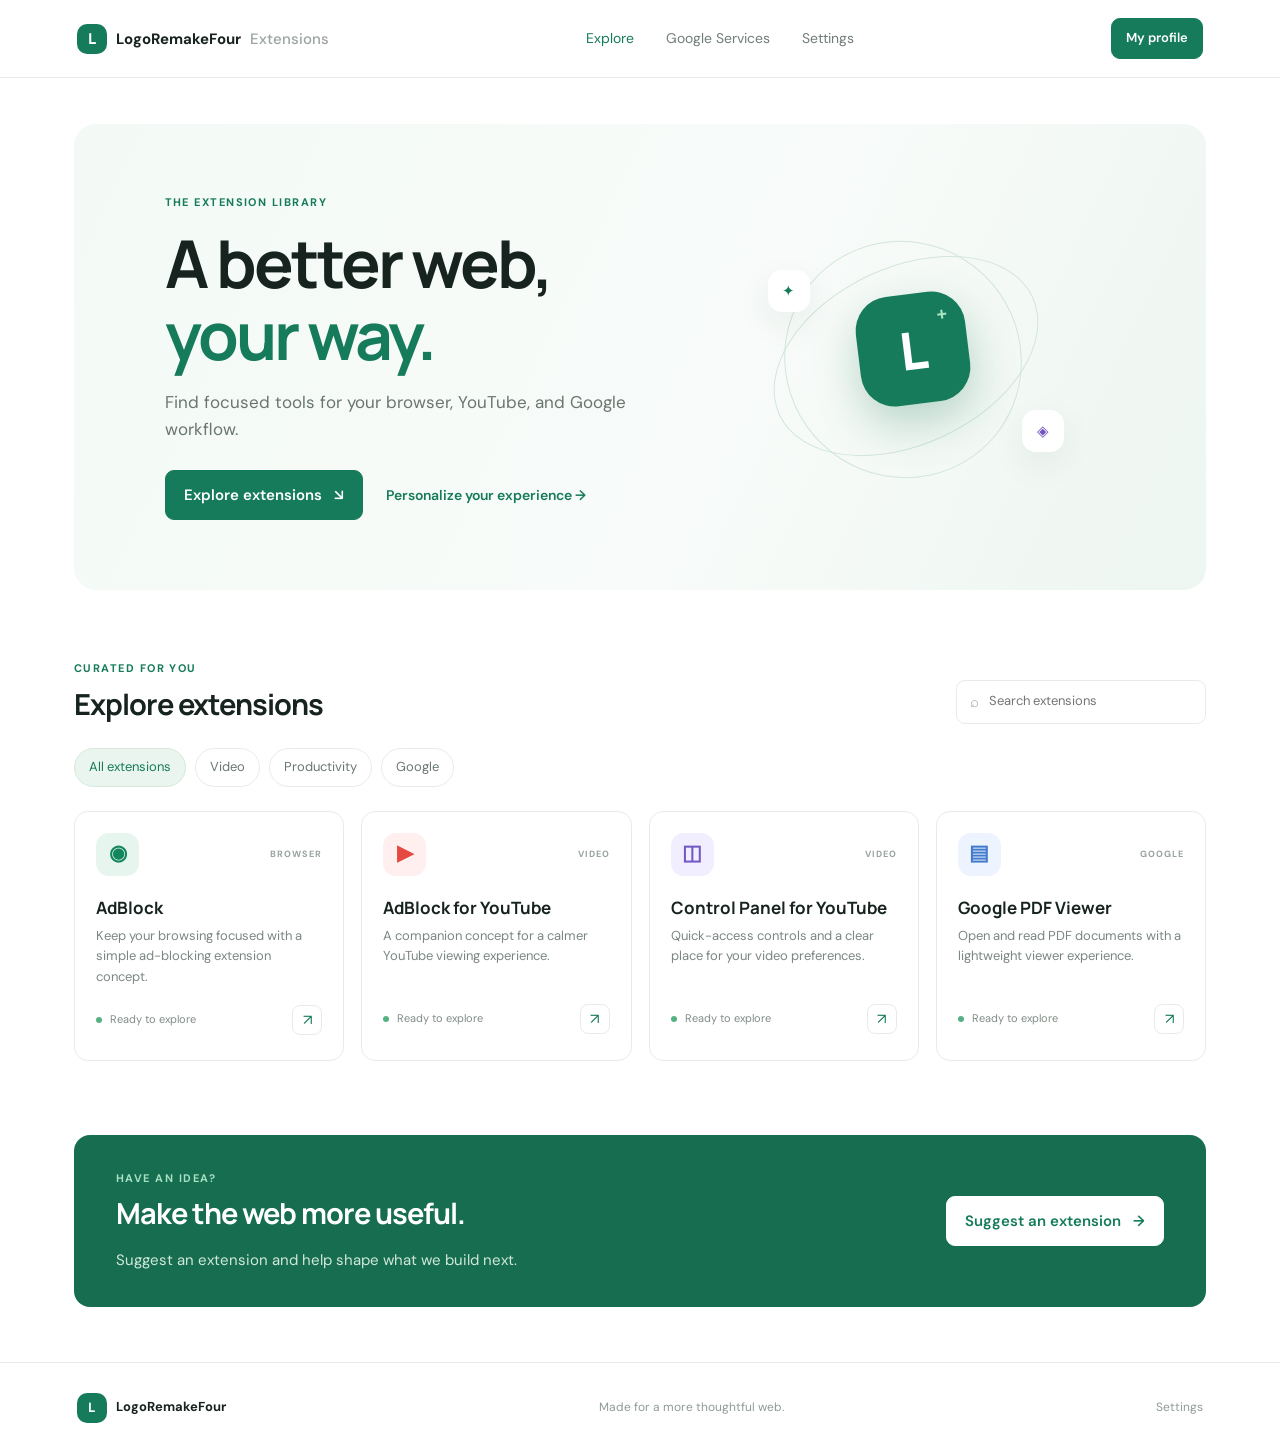
<file: index.html>
<!doctype html>
<html lang="en">
<head>
  <meta charset="utf-8">
  <meta name="viewport" content="width=device-width, initial-scale=1">
  <meta name="description" content="Discover and manage LogoRemakeFour website extensions.">
  <title>LRF Extensions — a better web, your way</title>
  <link rel="stylesheet" href="grid.css">
  <link rel="stylesheet" href="style.css">
  <script defer src="app.js"></script>
  <script defer src="index.js"></script>
</head>
<body>
  <header class="topbar"><a class="brand" href="index.html"><span class="brand-mark">L</span> LogoRemakeFour <span class="brand-muted">Extensions</span></a><nav aria-label="Main navigation"><a class="active" href="index.html" data-i18n="navHome">Explore</a><a href="google.html">Google Services</a><a href="settings.html" data-i18n="navSettings">Settings</a></nav><a class="button button-small" href="settings.html#profile" data-i18n="profile">My profile</a></header>
  <main class="container">
    <section class="hero"><div class="hero-copy"><span class="eyebrow">THE EXTENSION LIBRARY</span><h1>A better web,<br><span class="gradient-text">your way.</span></h1><p>Find focused tools for your browser, YouTube, and Google workflow.</p><div class="hero-actions"><a class="button" href="#extensions">Explore extensions <span aria-hidden="true">↘</span></a><a class="text-link" href="settings.html">Personalize your experience →</a></div></div><div class="hero-art" aria-hidden="true"><div class="orbit orbit-one"></div><div class="orbit orbit-two"></div><div class="orbit-core">L<span>+</span></div><div class="orbit-dot dot-one">✦</div><div class="orbit-dot dot-two">◈</div></div></section>
    <section class="section-heading" id="extensions"><div><span class="eyebrow">CURATED FOR YOU</span><h2>Explore extensions</h2></div><label class="search-box"><span aria-hidden="true">⌕</span><input id="extension-search" type="search" placeholder="Search extensions" aria-label="Search extensions"></label></section>
    <div class="filter-row" role="group" aria-label="Filter extensions"><button class="filter-chip selected" data-filter="all">All extensions</button><button class="filter-chip" data-filter="video">Video</button><button class="filter-chip" data-filter="productivity">Productivity</button><button class="filter-chip" data-filter="google">Google</button></div>
    <section class="extension-grid" id="extension-grid" aria-live="polite">
      <article class="extension-card" data-category="productivity" data-search="adblock ad block browsing privacy"><div class="card-top"><span class="extension-icon icon-mint">◉</span><span class="badge">BROWSER</span></div><h3>AdBlock</h3><p>Keep your browsing focused with a simple ad-blocking extension concept.</p><div class="card-bottom"><span class="status"><i></i> Ready to explore</span><a class="arrow-link" href="adblock.html" aria-label="Explore AdBlock">↗</a></div></article>
      <article class="extension-card" data-category="video" data-search="youtube adblock video control panel"><div class="card-top"><span class="extension-icon icon-red">▶</span><span class="badge">VIDEO</span></div><h3>AdBlock for YouTube</h3><p>A companion concept for a calmer YouTube viewing experience.</p><div class="card-bottom"><span class="status"><i></i> Ready to explore</span><a class="arrow-link" href="youtube.html" aria-label="Explore YouTube extensions">↗</a></div></article>
      <article class="extension-card" data-category="video" data-search="youtube control panel settings"><div class="card-top"><span class="extension-icon icon-violet">◫</span><span class="badge">VIDEO</span></div><h3>Control Panel for YouTube</h3><p>Quick-access controls and a clear place for your video preferences.</p><div class="card-bottom"><span class="status"><i></i> Ready to explore</span><a class="arrow-link" href="youtube.html#control-panel" aria-label="Explore Control Panel for YouTube">↗</a></div></article>
      <article class="extension-card" data-category="google" data-search="google pdf viewer documents"><div class="card-top"><span class="extension-icon icon-blue">▤</span><span class="badge">GOOGLE</span></div><h3>Google PDF Viewer</h3><p>Open and read PDF documents with a lightweight viewer experience.</p><div class="card-bottom"><span class="status"><i></i> Ready to explore</span><a class="arrow-link" href="google.html#pdf-viewer" aria-label="Explore Google PDF Viewer">↗</a></div></article>
    </section>
    <p class="empty-state" id="empty-state" hidden>No extensions match your search. Try another term.</p>
    <section class="callout"><div><span class="eyebrow">HAVE AN IDEA?</span><h2>Make the web more useful.</h2><p>Suggest an extension and help shape what we build next.</p></div><a class="button button-light" href="https://github.com/logoremakefourlrf/website-extensions/issues/new?template=suggest-extension.yaml">Suggest an extension <span aria-hidden="true">→</span></a></section>
  </main>
  <footer class="footer"><a class="brand" href="index.html"><span class="brand-mark">L</span> LogoRemakeFour</a><span>Made for a more thoughtful web.</span><a href="settings.html">Settings</a></footer>
</body>
</html>
</file>
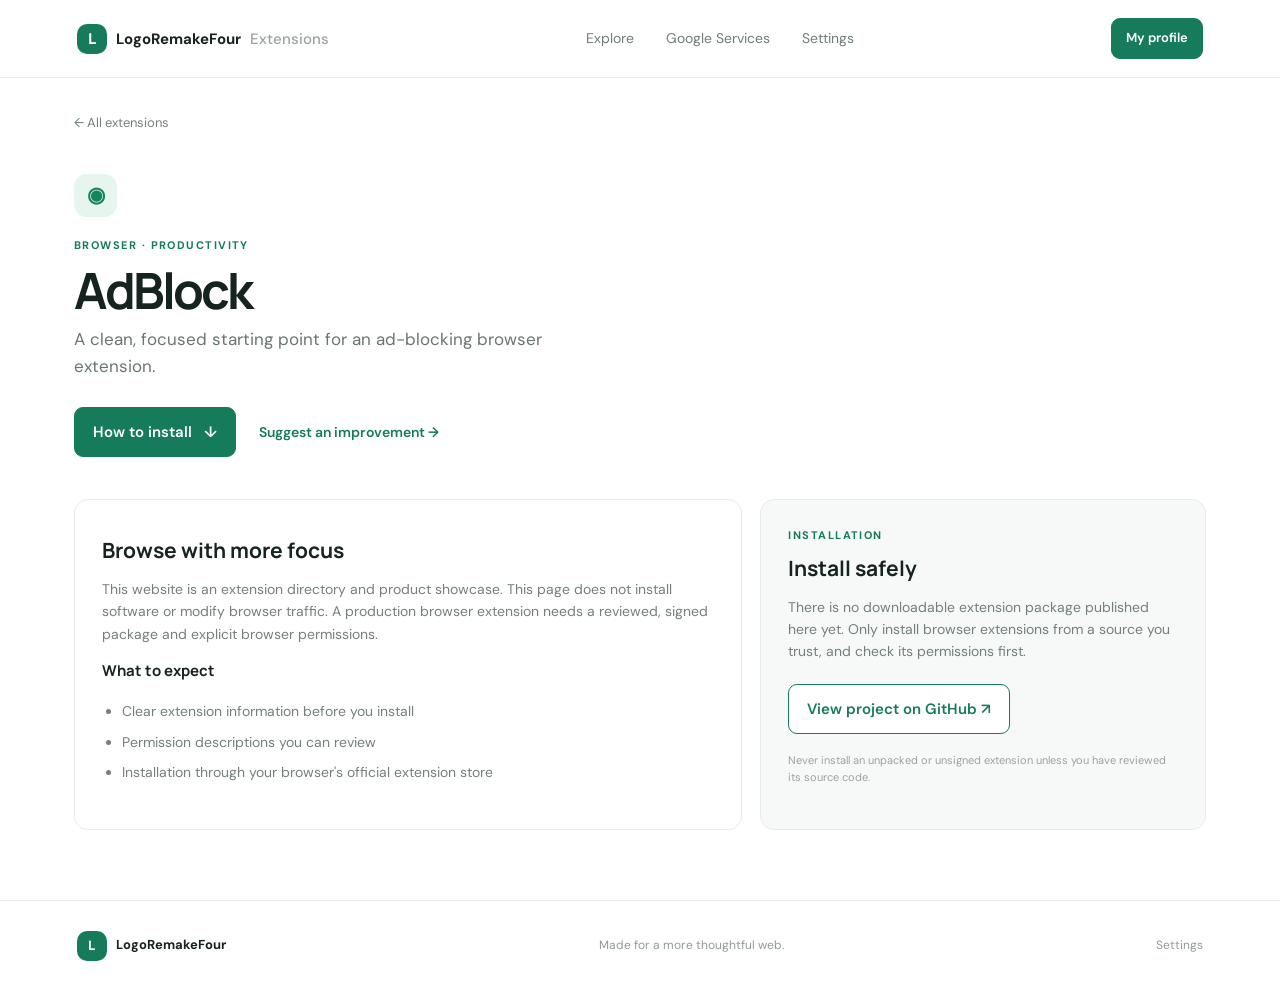
<file: adblock.html>
<!doctype html>
<html lang="en"><head><meta charset="utf-8"><meta name="viewport" content="width=device-width,initial-scale=1"><title>AdBlock — LRF Extensions</title><link rel="stylesheet" href="grid.css"><link rel="stylesheet" href="style.css"><script defer src="app.js"></script></head><body><header class="topbar"><a class="brand" href="index.html"><span class="brand-mark">L</span> LogoRemakeFour <span class="brand-muted">Extensions</span></a><nav><a href="index.html">Explore</a><a href="google.html">Google Services</a><a href="settings.html">Settings</a></nav><a class="button button-small" href="settings.html#profile">My profile</a></header><main class="container detail-page"><a class="back-link" href="index.html">← All extensions</a><section class="detail-hero"><span class="extension-icon icon-mint detail-icon">◉</span><span class="eyebrow">BROWSER · PRODUCTIVITY</span><h1>AdBlock</h1><p class="lead">A clean, focused starting point for an ad-blocking browser extension.</p><div class="hero-actions"><a class="button" href="#install">How to install <span>↓</span></a><a class="text-link" href="https://github.com/logoremakefourlrf/website-extensions/issues/new?template=suggest-extension.yaml">Suggest an improvement →</a></div></section><div class="detail-columns"><section class="content-panel"><h2>Browse with more focus</h2><p>This website is an extension directory and product showcase. This page does not install software or modify browser traffic. A production browser extension needs a reviewed, signed package and explicit browser permissions.</p><h3>What to expect</h3><ul class="feature-list"><li>Clear extension information before you install</li><li>Permission descriptions you can review</li><li>Installation through your browser's official extension store</li></ul></section><aside class="content-panel install-panel" id="install"><span class="eyebrow">INSTALLATION</span><h2>Install safely</h2><p>There is no downloadable extension package published here yet. Only install browser extensions from a source you trust, and check its permissions first.</p><a class="button button-outline" href="https://github.com/logoremakefourlrf/website-extensions">View project on GitHub ↗</a><p class="fine-print">Never install an unpacked or unsigned extension unless you have reviewed its source code.</p></aside></div></main><footer class="footer"><a class="brand" href="index.html"><span class="brand-mark">L</span> LogoRemakeFour</a><span>Made for a more thoughtful web.</span><a href="settings.html">Settings</a></footer></body></html>
</file>
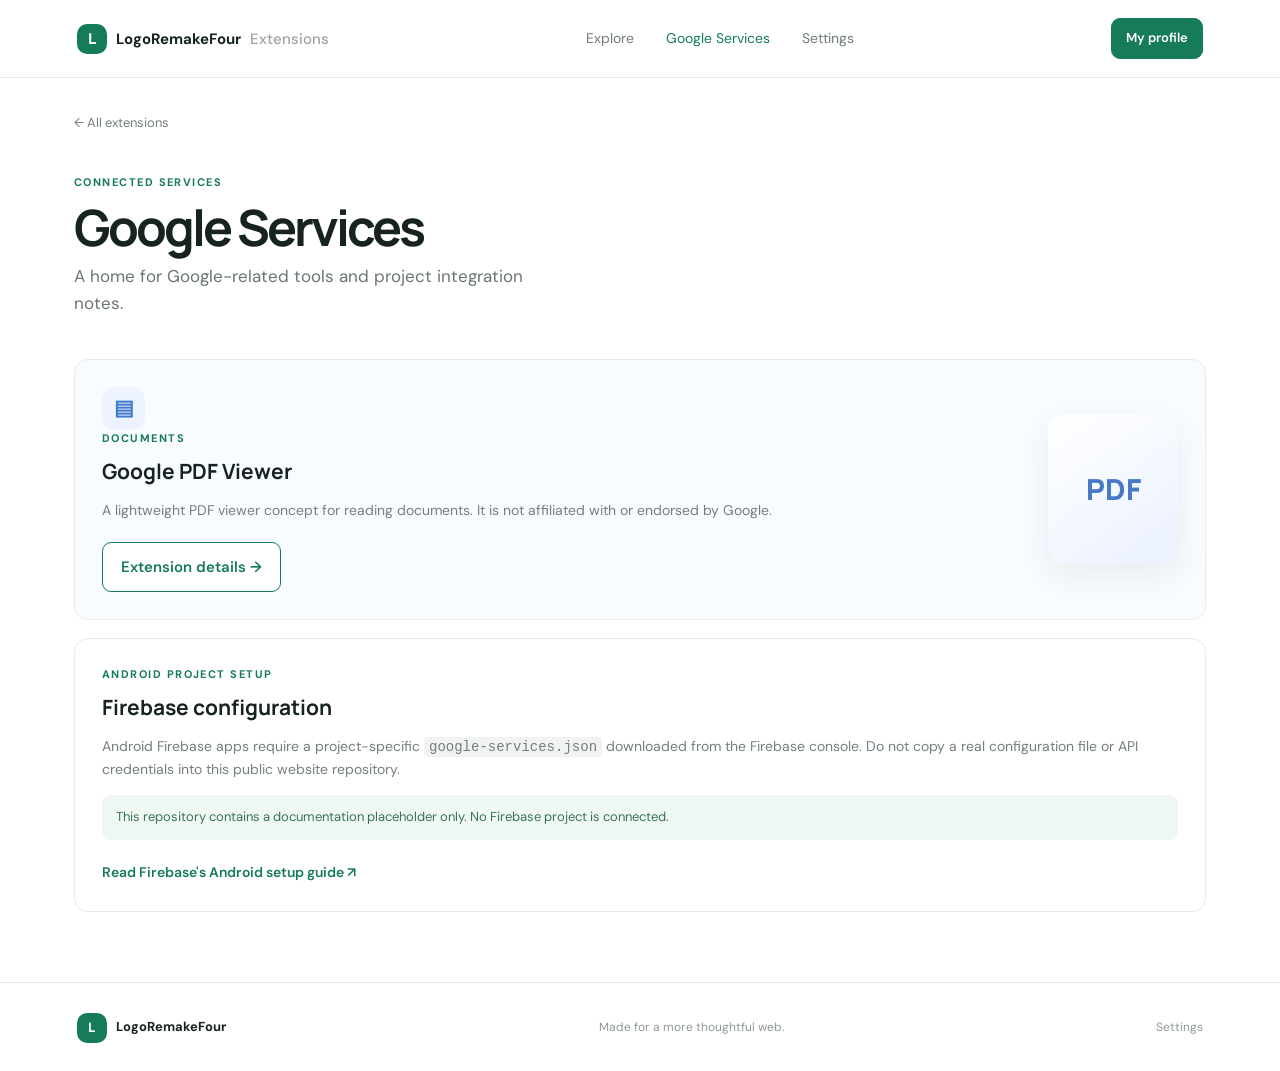
<file: google.html>
<!doctype html>
<html lang="en"><head><meta charset="utf-8"><meta name="viewport" content="width=device-width,initial-scale=1"><title>Google Services — LRF Extensions</title><link rel="stylesheet" href="grid.css"><link rel="stylesheet" href="style.css"><script defer src="app.js"></script><script defer src="google-services.js"></script></head><body><header class="topbar"><a class="brand" href="index.html"><span class="brand-mark">L</span> LogoRemakeFour <span class="brand-muted">Extensions</span></a><nav><a href="index.html">Explore</a><a class="active" href="google.html">Google Services</a><a href="settings.html">Settings</a></nav><a class="button button-small" href="settings.html#profile">My profile</a></header><main class="container detail-page"><a class="back-link" href="index.html">← All extensions</a><section class="detail-hero"><span class="eyebrow">CONNECTED SERVICES</span><h1>Google Services</h1><p class="lead">A home for Google-related tools and project integration notes.</p></section><section class="content-panel service-panel" id="pdf-viewer"><div><span class="extension-icon icon-blue">▤</span><span class="eyebrow">DOCUMENTS</span><h2>Google PDF Viewer</h2><p>A lightweight PDF viewer concept for reading documents. It is not affiliated with or endorsed by Google.</p><a class="button button-outline" href="adblock.html">Extension details →</a></div><div class="service-art" aria-hidden="true">PDF</div></section><section class="content-panel firebase-panel"><span class="eyebrow">ANDROID PROJECT SETUP</span><h2>Firebase configuration</h2><p>Android Firebase apps require a project-specific <code>google-services.json</code> downloaded from the Firebase console. Do not copy a real configuration file or API credentials into this public website repository.</p><div class="notice" role="status">This repository contains a documentation placeholder only. No Firebase project is connected.</div><a class="text-link" href="https://firebase.google.com/docs/android/setup">Read Firebase's Android setup guide ↗</a></section></main><footer class="footer"><a class="brand" href="index.html"><span class="brand-mark">L</span> LogoRemakeFour</a><span>Made for a more thoughtful web.</span><a href="settings.html">Settings</a></footer></body></html>
</file>
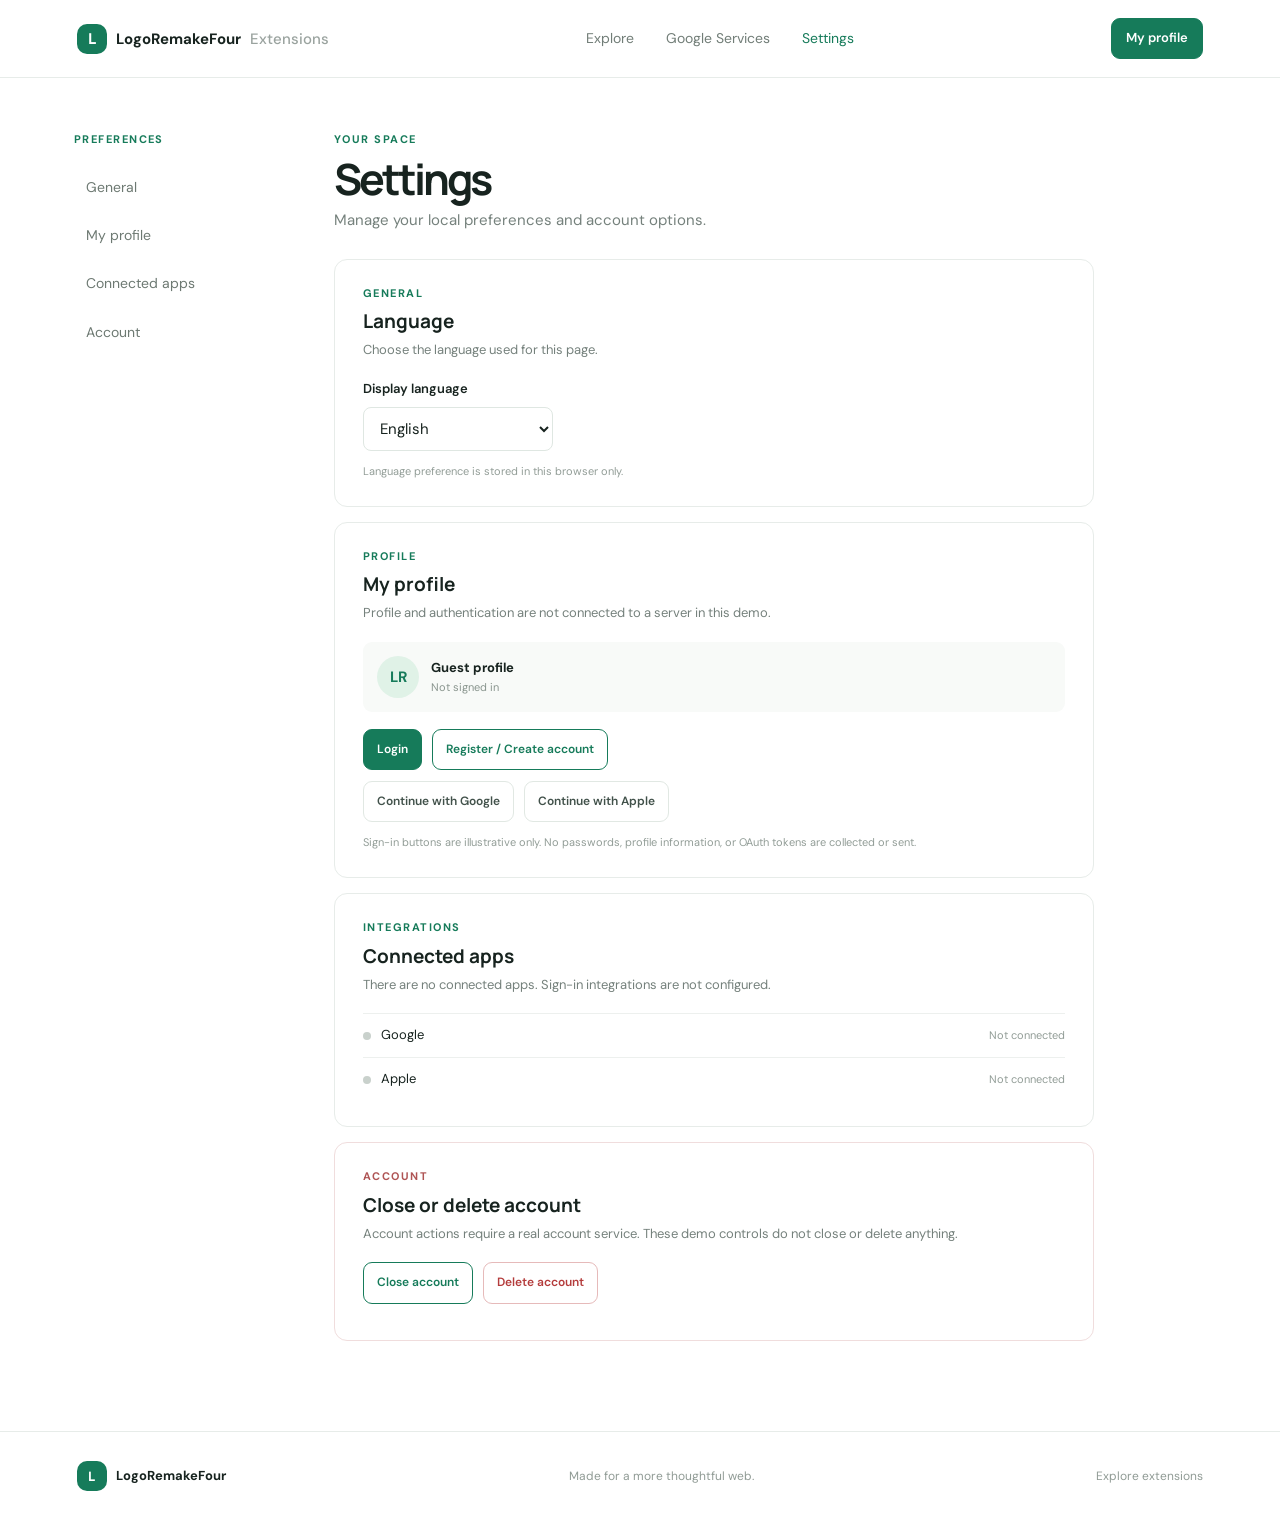
<file: settings.html>
<!doctype html>
<html lang="en"><head><meta charset="utf-8"><meta name="viewport" content="width=device-width,initial-scale=1"><title>Settings — LRF Extensions</title><link rel="stylesheet" href="grid.css"><link rel="stylesheet" href="style.css"><link rel="stylesheet" href="settings.css"><script defer src="app.js"></script><script defer src="settings.js"></script></head><body><header class="topbar"><a class="brand" href="index.html"><span class="brand-mark">L</span> LogoRemakeFour <span class="brand-muted">Extensions</span></a><nav><a href="index.html">Explore</a><a href="google.html">Google Services</a><a class="active" href="settings.html">Settings</a></nav><a class="button button-small" href="#profile">My profile</a></header><main class="container settings-layout"><aside class="settings-nav"><span class="eyebrow">PREFERENCES</span><a href="#general">General</a><a href="#profile">My profile</a><a href="#connected-apps">Connected apps</a><a href="#account">Account</a></aside><div class="settings-content"><section class="settings-heading"><span class="eyebrow">YOUR SPACE</span><h1>Settings</h1><p>Manage your local preferences and account options.</p></section><section class="settings-card" id="general"><span class="eyebrow">GENERAL</span><h2>Language</h2><p>Choose the language used for this page.</p><label for="language">Display language</label><select id="language" name="language"><option value="en">English</option><option value="de">Deutsch</option></select><p class="setting-help" id="language-message" aria-live="polite">Language preference is stored in this browser only.</p></section><section class="settings-card" id="profile"><span class="eyebrow">PROFILE</span><h2>My profile</h2><p>Profile and authentication are not connected to a server in this demo.</p><div class="profile-preview"><span class="avatar" aria-hidden="true">LR</span><div><strong>Guest profile</strong><span>Not signed in</span></div></div><div class="button-row"><button class="button" type="button" data-demo-action="Login">Login</button><button class="button button-outline" type="button" data-demo-action="Create account">Register / Create account</button></div><div class="button-row"><button class="button button-social" type="button" data-demo-action="Google sign-in">Continue with Google</button><button class="button button-social" type="button" data-demo-action="Apple sign-in">Continue with Apple</button></div><p class="setting-help">Sign-in buttons are illustrative only. No passwords, profile information, or OAuth tokens are collected or sent.</p></section><section class="settings-card" id="connected-apps"><span class="eyebrow">INTEGRATIONS</span><h2>Connected apps</h2><p>There are no connected apps. Sign-in integrations are not configured.</p><div class="connected-row"><span class="connection-dot"></span><span>Google</span><span class="connection-status">Not connected</span></div><div class="connected-row"><span class="connection-dot"></span><span>Apple</span><span class="connection-status">Not connected</span></div></section><section class="settings-card danger-zone" id="account"><span class="eyebrow">ACCOUNT</span><h2>Close or delete account</h2><p>Account actions require a real account service. These demo controls do not close or delete anything.</p><div class="button-row"><button class="button button-outline" type="button" data-demo-action="Close account">Close account</button><button class="button button-danger" type="button" data-demo-action="Delete account">Delete account</button></div></section><div class="notice" id="settings-notice" role="status" aria-live="polite" hidden></div></div></main><footer class="footer"><a class="brand" href="index.html"><span class="brand-mark">L</span> LogoRemakeFour</a><span>Made for a more thoughtful web.</span><a href="index.html">Explore extensions</a></footer></body></html>
</file>
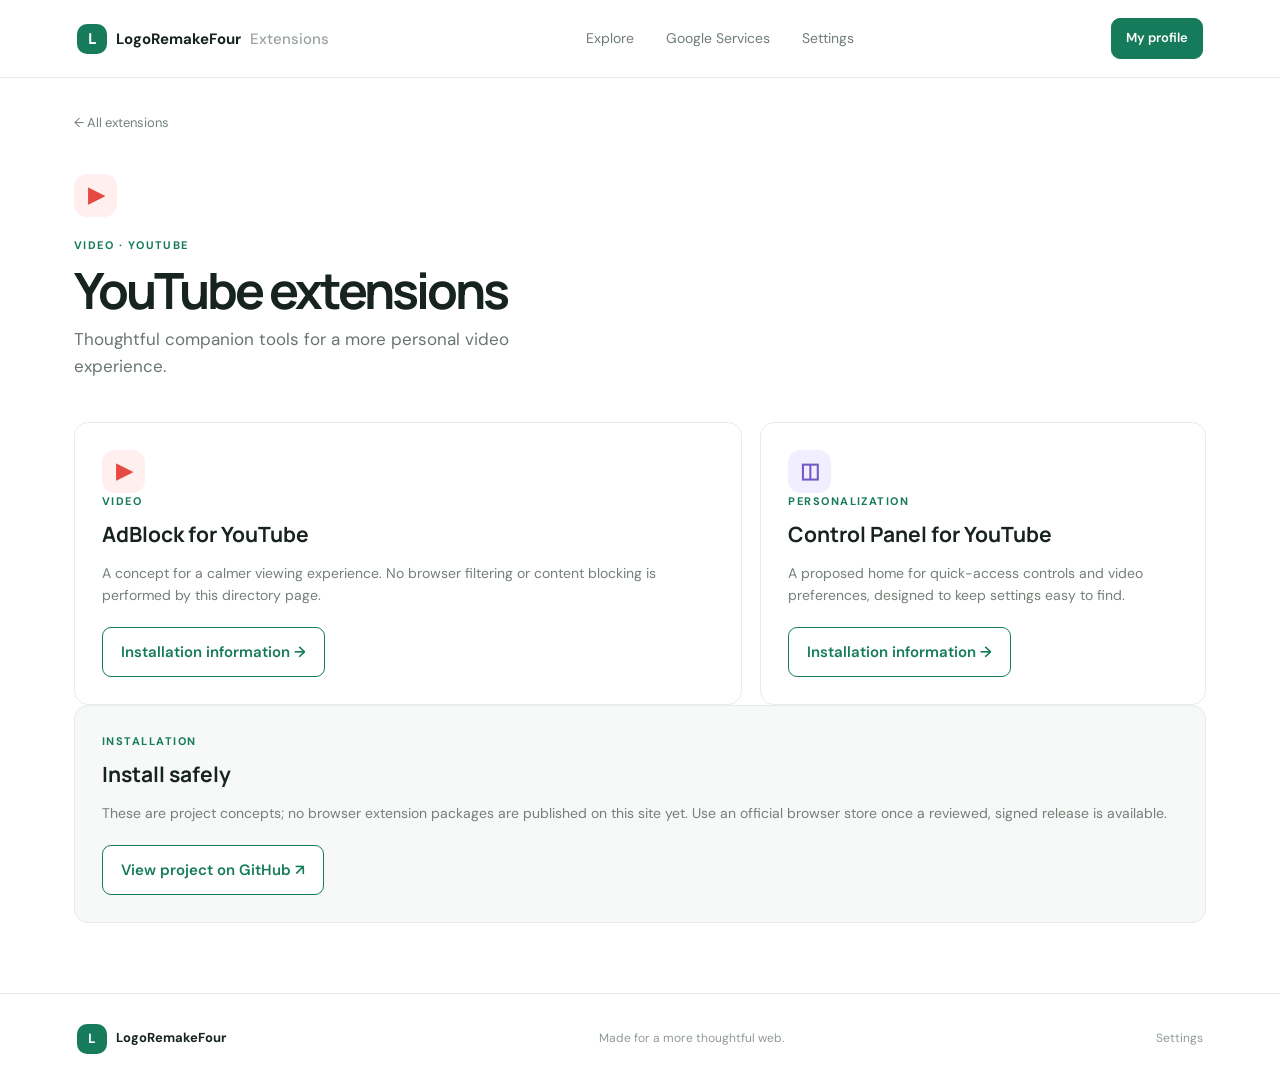
<file: youtube.html>
<!doctype html>
<html lang="en"><head><meta charset="utf-8"><meta name="viewport" content="width=device-width,initial-scale=1"><title>YouTube Extensions — LRF Extensions</title><link rel="stylesheet" href="grid.css"><link rel="stylesheet" href="style.css"><script defer src="app.js"></script></head><body><header class="topbar"><a class="brand" href="index.html"><span class="brand-mark">L</span> LogoRemakeFour <span class="brand-muted">Extensions</span></a><nav><a href="index.html">Explore</a><a href="google.html">Google Services</a><a href="settings.html">Settings</a></nav><a class="button button-small" href="settings.html#profile">My profile</a></header><main class="container detail-page"><a class="back-link" href="index.html">← All extensions</a><section class="detail-hero"><span class="extension-icon icon-red detail-icon">▶</span><span class="eyebrow">VIDEO · YOUTUBE</span><h1>YouTube extensions</h1><p class="lead">Thoughtful companion tools for a more personal video experience.</p></section><div class="detail-columns"><section class="content-panel" id="adblock-youtube"><span class="extension-icon icon-red">▶</span><span class="eyebrow">VIDEO</span><h2>AdBlock for YouTube</h2><p>A concept for a calmer viewing experience. No browser filtering or content blocking is performed by this directory page.</p><a class="button button-outline" href="#install">Installation information →</a></section><section class="content-panel" id="control-panel"><span class="extension-icon icon-violet">◫</span><span class="eyebrow">PERSONALIZATION</span><h2>Control Panel for YouTube</h2><p>A proposed home for quick-access controls and video preferences, designed to keep settings easy to find.</p><a class="button button-outline" href="#install">Installation information →</a></section></div><section class="content-panel install-panel" id="install"><span class="eyebrow">INSTALLATION</span><h2>Install safely</h2><p>These are project concepts; no browser extension packages are published on this site yet. Use an official browser store once a reviewed, signed release is available.</p><a class="button button-outline" href="https://github.com/logoremakefourlrf/website-extensions">View project on GitHub ↗</a></section></main><footer class="footer"><a class="brand" href="index.html"><span class="brand-mark">L</span> LogoRemakeFour</a><span>Made for a more thoughtful web.</span><a href="settings.html">Settings</a></footer></body></html>
</file>
<file: grid.css>
/* Simple responsive CSS grid primitives for standalone pages. */
.grid{display:grid;gap:1rem}.grid-2{grid-template-columns:repeat(2,minmax(0,1fr))}.grid-3{grid-template-columns:repeat(3,minmax(0,1fr))}.grid-4{grid-template-columns:repeat(4,minmax(0,1fr))}.stack{display:flex;flex-direction:column;gap:1rem}.cluster{display:flex;flex-wrap:wrap;align-items:center;gap:.75rem}@media(max-width:800px){.grid-4,.grid-3{grid-template-columns:repeat(2,minmax(0,1fr))}}@media(max-width:540px){.grid-4,.grid-3,.grid-2{grid-template-columns:1fr}}
</file>
<file: style.css>
@import url('https://fonts.googleapis.com/css2?family=DM+Sans:wght@400;500;600;700&family=Manrope:wght@400;500;600;700;800&display=swap');
:root{--ink:#17231f;--muted:#75817c;--green:#167b5a;--green-dark:#105e45;--mint:#e7f5ef;--line:#e7ece9;--paper:#fff;--wash:#f6f9f7;--lav:#f0edff;--shadow:0 12px 35px rgba(28,58,44,.07)}*{box-sizing:border-box}html{scroll-behavior:smooth}body{margin:0;background:#fff;color:var(--ink);font-family:'DM Sans',sans-serif;font-size:15px;line-height:1.6}a{color:inherit;text-decoration:none}button,input,select{font:inherit}.topbar{height:78px;border-bottom:1px solid var(--line);display:flex;align-items:center;justify-content:space-between;padding:0 max(calc((100vw - 1180px)/2),6%);gap:24px}.brand{display:inline-flex;align-items:center;gap:9px;font-weight:700;white-space:nowrap}.brand-mark{display:grid;place-items:center;width:30px;height:30px;border-radius:10px;background:var(--green);color:white;font-family:Manrope,sans-serif;font-weight:800}.brand-muted{color:#9aa39f;font-weight:500}.topbar nav{display:flex;align-items:center;gap:32px;color:#717d77;font-size:14px}.topbar nav a:hover,.topbar nav a.active{color:var(--green)}.button{display:inline-flex;align-items:center;justify-content:center;gap:12px;border:1px solid var(--green);border-radius:9px;background:var(--green);color:white;padding:12px 18px;font-weight:600;cursor:pointer;transition:transform .18s,background .18s}.button:hover{background:var(--green-dark);transform:translateY(-1px)}.button-small{padding:9px 14px;font-size:13px}.button-outline{background:#fff;color:var(--green)}.button-outline:hover{color:#fff}.button-light{background:#fff;border-color:#fff;color:var(--green)}.button-light:hover{background:#f1faf5;color:var(--green-dark)}.button-danger{background:#fff;color:#b43c3c;border-color:#e6baba}.button-danger:hover{background:#b43c3c;color:#fff}.container{max-width:1180px;margin:0 auto;padding:0 24px}.hero{min-height:440px;margin:46px 0 70px;background:linear-gradient(115deg,#f3faf6 0%,#f8fbf9 58%,#edf6f1 100%);border-radius:22px;padding:70px 8%;display:flex;justify-content:space-between;align-items:center;overflow:hidden}.hero-copy{max-width:540px;position:relative;z-index:1}.eyebrow{display:block;color:var(--green);font-size:11px;font-weight:700;letter-spacing:1.45px}.hero h1,.detail-hero h1,.settings-heading h1{font-family:Manrope,sans-serif;font-size:clamp(42px,5.3vw,66px);letter-spacing:-3px;line-height:1.1;margin:15px 0}.gradient-text{color:var(--green)}.hero-copy>p,.lead{font-size:17px;color:#69766f;max-width:500px}.hero-actions{display:flex;align-items:center;gap:23px;margin-top:27px}.text-link{color:var(--green);font-weight:600;font-size:14px}.hero-art{position:relative;width:310px;height:270px;flex-shrink:0;margin-right:5%}.orbit{position:absolute;border:1px solid #d2e6da;border-radius:50%;transform:rotate(-25deg)}.orbit-one{width:280px;height:178px;left:8px;top:45px}.orbit-two{width:240px;height:235px;left:25px;top:20px;transform:rotate(44deg)}.orbit-core{position:absolute;display:grid;place-items:center;left:100px;top:72px;width:110px;height:110px;border-radius:34px;background:var(--green);color:white;font:800 52px Manrope;box-shadow:0 18px 45px #126f4a44;transform:rotate(-7deg)}.orbit-core span{font-size:20px;position:absolute;right:17px;top:10px;color:#a8e4c2}.orbit-dot{position:absolute;display:grid;place-items:center;width:42px;height:42px;border-radius:14px;background:white;color:var(--green);box-shadow:var(--shadow)}.dot-one{left:10px;top:48px}.dot-two{right:4px;bottom:40px;color:#7353bf}.section-heading{display:flex;align-items:end;justify-content:space-between;gap:20px}.section-heading h2,.callout h2{font:700 29px Manrope;margin:6px 0 0;letter-spacing:-1px}.search-box{display:flex;align-items:center;gap:8px;width:250px;padding:9px 13px;border:1px solid var(--line);border-radius:9px;color:#9ba59f}.search-box input{width:100%;border:0;outline:0;background:transparent;font-size:13px}.filter-row{display:flex;gap:9px;margin:24px 0}.filter-chip{padding:8px 14px;border:1px solid var(--line);border-radius:20px;background:white;color:#6b7771;font-size:13px;cursor:pointer}.filter-chip:hover,.filter-chip.selected{background:#eaf5ef;border-color:#d5eadc;color:var(--green)}.extension-grid{display:grid;grid-template-columns:repeat(4,1fr);gap:17px}.extension-card{min-height:250px;padding:21px;border:1px solid var(--line);border-radius:14px;transition:transform .2s,box-shadow .2s}.extension-card:hover{transform:translateY(-4px);box-shadow:var(--shadow)}.card-top,.card-bottom{display:flex;align-items:center;justify-content:space-between}.extension-icon{width:43px;height:43px;border-radius:13px;display:inline-grid;place-items:center;font-size:21px;font-weight:700}.icon-mint{background:#e6f5ee;color:#14865d}.icon-red{background:#fff0ef;color:#e54942}.icon-violet{background:#f1eeff;color:#7259c4}.icon-blue{background:#edf4ff;color:#437bcc}.badge{color:#98a39d;font-size:9px;letter-spacing:1px;font-weight:700}.extension-card h3{font:700 17px Manrope;margin:20px 0 7px}.extension-card p{color:#7b8781;font-size:13px;line-height:1.6;min-height:61px;margin:0 0 17px}.status{font-size:11px;color:#808c85}.status i{width:6px;height:6px;display:inline-block;border-radius:50%;background:#58b184;margin-right:5px}.arrow-link{width:30px;height:30px;display:grid;place-items:center;border:1px solid var(--line);border-radius:8px;color:var(--green)}.empty-state{padding:35px;text-align:center;color:var(--muted)}.callout{margin:74px 0 55px;padding:35px 42px;border-radius:16px;background:#176d50;color:white;display:flex;align-items:center;justify-content:space-between}.callout .eyebrow{color:#a7e0c3}.callout h2{color:white}.callout p{color:#d0e9dc;margin-bottom:0}.footer{min-height:90px;border-top:1px solid var(--line);display:flex;align-items:center;justify-content:space-between;padding:15px max(calc((100vw - 1180px)/2),6%);color:#909b95;font-size:12px}.footer .brand{color:var(--ink);font-size:13px}.detail-page{padding-top:32px;padding-bottom:70px}.back-link{font-size:13px;color:var(--muted)}.detail-hero{padding:40px 0 42px}.detail-icon{margin-bottom:20px}.detail-hero h1{font-size:50px;margin:8px 0}.detail-hero .lead{margin:0}.detail-columns{display:grid;grid-template-columns:1.2fr .8fr;gap:18px}.content-panel{padding:27px;border:1px solid var(--line);border-radius:14px;background:#fff}.content-panel h2{font:700 21px Manrope;margin:9px 0}.content-panel h3{font:700 15px Manrope}.content-panel p,.content-panel li{font-size:14px;color:#748078}.feature-list{padding-left:20px}.feature-list li{padding:4px 0}.install-panel{background:var(--wash)}.install-panel .button{margin-top:8px}.fine-print{font-size:11px!important;color:#9aa39f!important;margin-top:18px}.service-panel{display:flex;align-items:center;justify-content:space-between;background:#f8fbff}.service-art{display:grid;place-items:center;width:130px;height:150px;border-radius:18px;background:linear-gradient(145deg,#fff,#eaf1ff);box-shadow:var(--shadow);font:800 29px Manrope;color:#4779c7}.firebase-panel{margin-top:18px}.firebase-panel code{background:#f0f3f1;padding:2px 5px;border-radius:4px}.notice{padding:12px 14px;border-radius:8px;background:#f0f8f3;color:#397455;font-size:13px;margin:15px 0}.firebase-panel .text-link{display:inline-block;margin-top:6px}.content-panel .button-outline{margin-top:7px}
@media(max-width:850px){.topbar{padding:0 4%;}.topbar nav{gap:16px}.hero{padding:55px 6%;}.hero-art{transform:scale(.8);margin-right:-25px}.extension-grid{grid-template-columns:repeat(2,1fr)}.footer{padding:15px 4%}}@media(max-width:600px){.topbar{height:auto;min-height:70px;flex-wrap:wrap;padding:13px 5%;gap:12px}.topbar nav{order:3;width:100%;justify-content:space-between;border-top:1px solid var(--line);padding-top:10px}.brand-muted{display:none}.topbar>.button{margin-left:auto}.hero{margin:25px 0 48px;min-height:0;padding:40px 7%}.hero-art{display:none}.hero h1{font-size:49px}.hero-actions{align-items:flex-start;flex-direction:column;gap:13px}.section-heading{align-items:flex-start;flex-direction:column}.search-box{width:100%}.extension-grid{grid-template-columns:1fr}.extension-card{min-height:220px}.callout{margin:50px 0 35px;padding:27px;align-items:flex-start;flex-direction:column;gap:20px}.footer{flex-wrap:wrap;gap:12px}.detail-columns{grid-template-columns:1fr}.detail-hero h1{font-size:40px}.service-panel{gap:10px}.service-art{width:80px;height:95px;flex-shrink:0}}
</file>
<file: settings.css>
/* Shared responsive layout helpers. */
.container{width:100%;}.extension-grid>*{min-width:0}.settings-layout{display:grid;grid-template-columns:205px minmax(0,760px);gap:55px;padding-top:53px;padding-bottom:75px;align-items:start}.settings-nav{position:sticky;top:25px;display:flex;flex-direction:column;gap:8px}.settings-nav .eyebrow{margin-bottom:10px}.settings-nav a{padding:9px 12px;border-radius:8px;color:#6d7972;font-size:14px}.settings-nav a:hover{color:#167b5a;background:#edf7f1}.settings-content{min-width:0}.settings-heading{margin:0 0 27px}.settings-heading h1{font-size:43px;margin:6px 0}.settings-heading p{color:#75817c;margin:0}.settings-card{padding:25px 28px;border:1px solid #e7ece9;border-radius:13px;margin-bottom:15px}.settings-card h2{font:700 19px Manrope;margin:6px 0}.settings-card>p{font-size:13px;color:#75817c;margin:6px 0 18px}.settings-card label{display:block;font-size:13px;font-weight:600;margin-bottom:7px}.settings-card select{min-width:190px;padding:10px 12px;border:1px solid #dfe7e2;border-radius:8px;background:white;color:#17231f}.settings-card .setting-help{font-size:11px;color:#929d97;margin:12px 0 0}.profile-preview{display:flex;align-items:center;gap:12px;padding:14px;background:#f8faf8;border-radius:9px;margin:17px 0}.avatar{display:grid;place-items:center;width:42px;height:42px;border-radius:50%;background:#e0f2e7;color:#167b5a;font-weight:700}.profile-preview strong,.profile-preview div>span{display:block}.profile-preview strong{font-size:13px}.profile-preview div>span{font-size:11px;color:#89958e}.button-row{display:flex;gap:10px;flex-wrap:wrap;margin:11px 0}.button-row .button{font-size:12px;padding:10px 13px}.button-social{background:#fff;color:#41514a;border-color:#e1e8e3}.button-social:hover{color:#fff}.connected-row{display:flex;align-items:center;gap:10px;padding:11px 0;border-top:1px solid #edf0ee;font-size:13px}.connection-dot{width:8px;height:8px;border-radius:50%;background:#c9d1cc}.connection-status{margin-left:auto;color:#929d97;font-size:11px}.danger-zone{border-color:#f0dddd}.danger-zone .eyebrow{color:#af5454}.settings-content>.notice{margin:15px 0}@media(max-width:760px){.settings-layout{grid-template-columns:1fr;gap:22px;padding-top:30px}.settings-nav{position:static;flex-direction:row;overflow-x:auto;gap:2px;border-bottom:1px solid #e7ece9;padding-bottom:10px}.settings-nav .eyebrow{display:none}.settings-nav a{white-space:nowrap;font-size:12px}.settings-card{padding:21px}}
</file>
